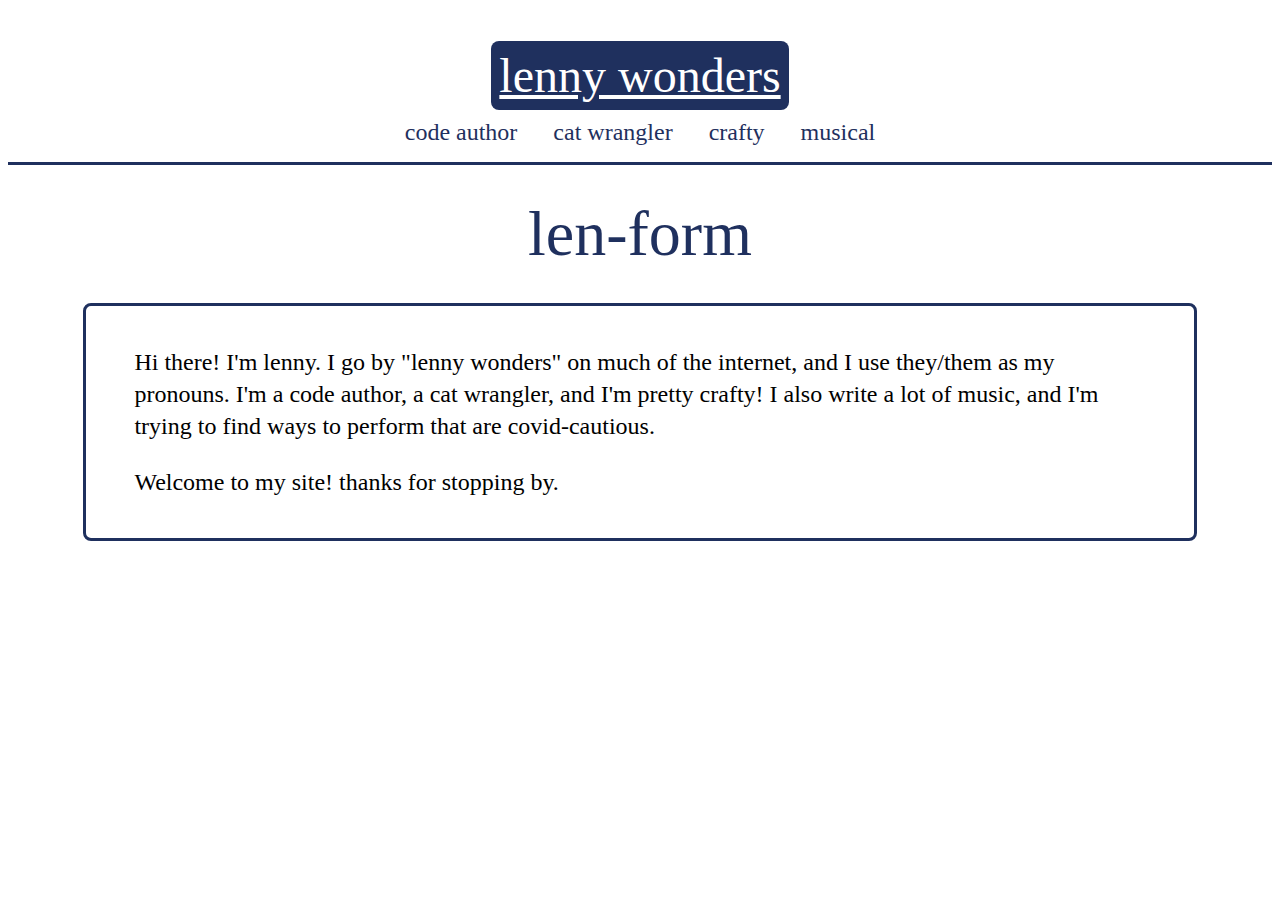
<file: index.html>
<!DOCTYPE html>
<html lang="en">
    <head>
        <title>Lenny Wondra</title>
        <link rel="stylesheet" href="./index.css">
    </head>
    <body>
        <ul class="navbar">
            <li><a href="./index.html" class="active">lenny wonders</a></li>
            <li><a href="./code.html">code author</a></li>
            <li><a href="./cats.html">cat wrangler</a></li>
            <li><a href="./crafty.html">crafty</a></li>
            <li><a href="./music.html">musical</a></li>
        </ul>
        <h1>len-form</h1>
        <div class="content">
            <p>Hi there! I'm lenny. I go by "lenny wonders" on much of the internet, and I use they/them as my pronouns. I'm a code author, a cat wrangler, and I'm pretty crafty! I also write a lot of music, and I'm trying to find ways to perform that are covid-cautious.</p>
            <p>Welcome to my site! thanks for stopping by.</p>
        </div>
    </body>
</html>
</file>
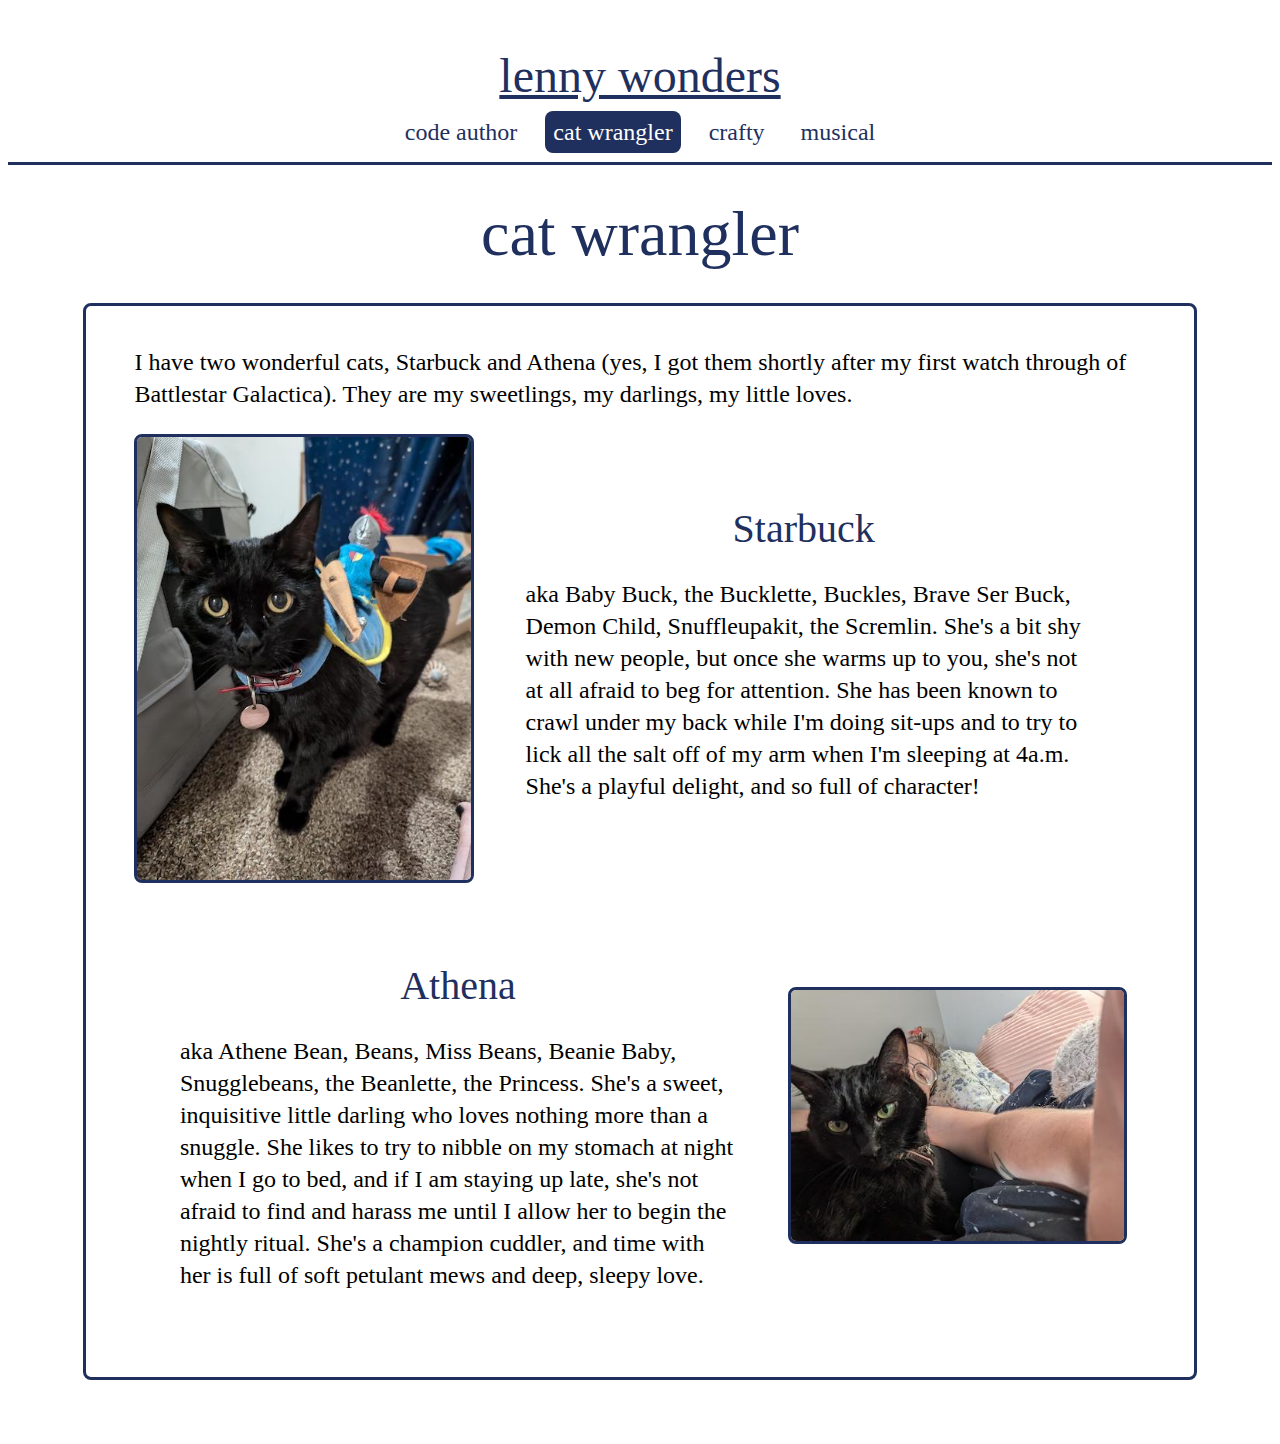
<file: cats.html>
<!DOCTYPE html>
<html lang="en">
    <head>
        <title>cat wrangler Lenny Wondra</title>
        <link rel="stylesheet" href="./index.css">
    </head>
    <body>
        <ul class="navbar">
            <li><a href="./index.html">lenny wonders</a></li>
            <li><a href="./code.html">code author</a></li>
            <li><a href="./cats.html" class="active">cat wrangler</a></li>
            <li><a href="./crafty.html">crafty</a></li>
            <li><a href="./music.html">musical</a></li>
        </ul>
        <h1>cat wrangler</h1>
        <div class="content">
            <p>I have two wonderful cats, Starbuck and Athena (yes, I got them shortly after my first watch through of Battlestar Galactica). They are my sweetlings, my darlings, my little loves.</p>
            <div class="cat-wrapper">
                <img id="starbuck-pic" alt="A black cat looks at the camera. There is a tiny jouster stairs to a blue saddle on her back. The saddle is trimmed with yellow. The jouster has a red feather in their helmet. There is a dark blue curtain patterned with stars behind them." src="./public/images/brave_ser_buck.jpg">
                <div class="cat-text-wrapper">
                    <h2>Starbuck</h2>
                    <p>aka Baby Buck, the Bucklette, Buckles, Brave Ser Buck, Demon Child, Snuffleupakit, the Scremlin. She's a bit shy with new people, but once she warms up to you, she's not at all afraid to beg for attention. She has been known to crawl under my back while I'm doing sit-ups and to try to lick all the salt off of my arm when I'm sleeping at 4a.m. She's a playful delight, and so full of character!</p>
                </div>
            </div>
            <div class="cat-wrapper">
                <div class="cat-text-wrapper">
                    <h2>Athena</h2>
                    <p>aka Athene Bean, Beans, Miss Beans, Beanie Baby, Snugglebeans, the Beanlette, the Princess. She's a sweet, inquisitive little darling who loves nothing more than a snuggle. She likes to try to nibble on my stomach at night when I go to bed, and if I am staying up late, she's not afraid to find and harass me until I allow her to begin the nightly ritual. She's a champion cuddler, and time with her is full of soft petulant mews and deep, sleepy love.</p>
                </div>
                <img id="athena-pic" alt="Sleepy bleary-eyed white person takes a selfie but most of them is obscured by the black cat lounging on their chest. The cat stares cozily at the camera, totally at peace spread out in her human. There are blankets, pillows, the butt of a stuffed animal around them." src="./public/images/snugglebeans.jpg">
            </div>
        </div>
    </body>
</html>
</file>
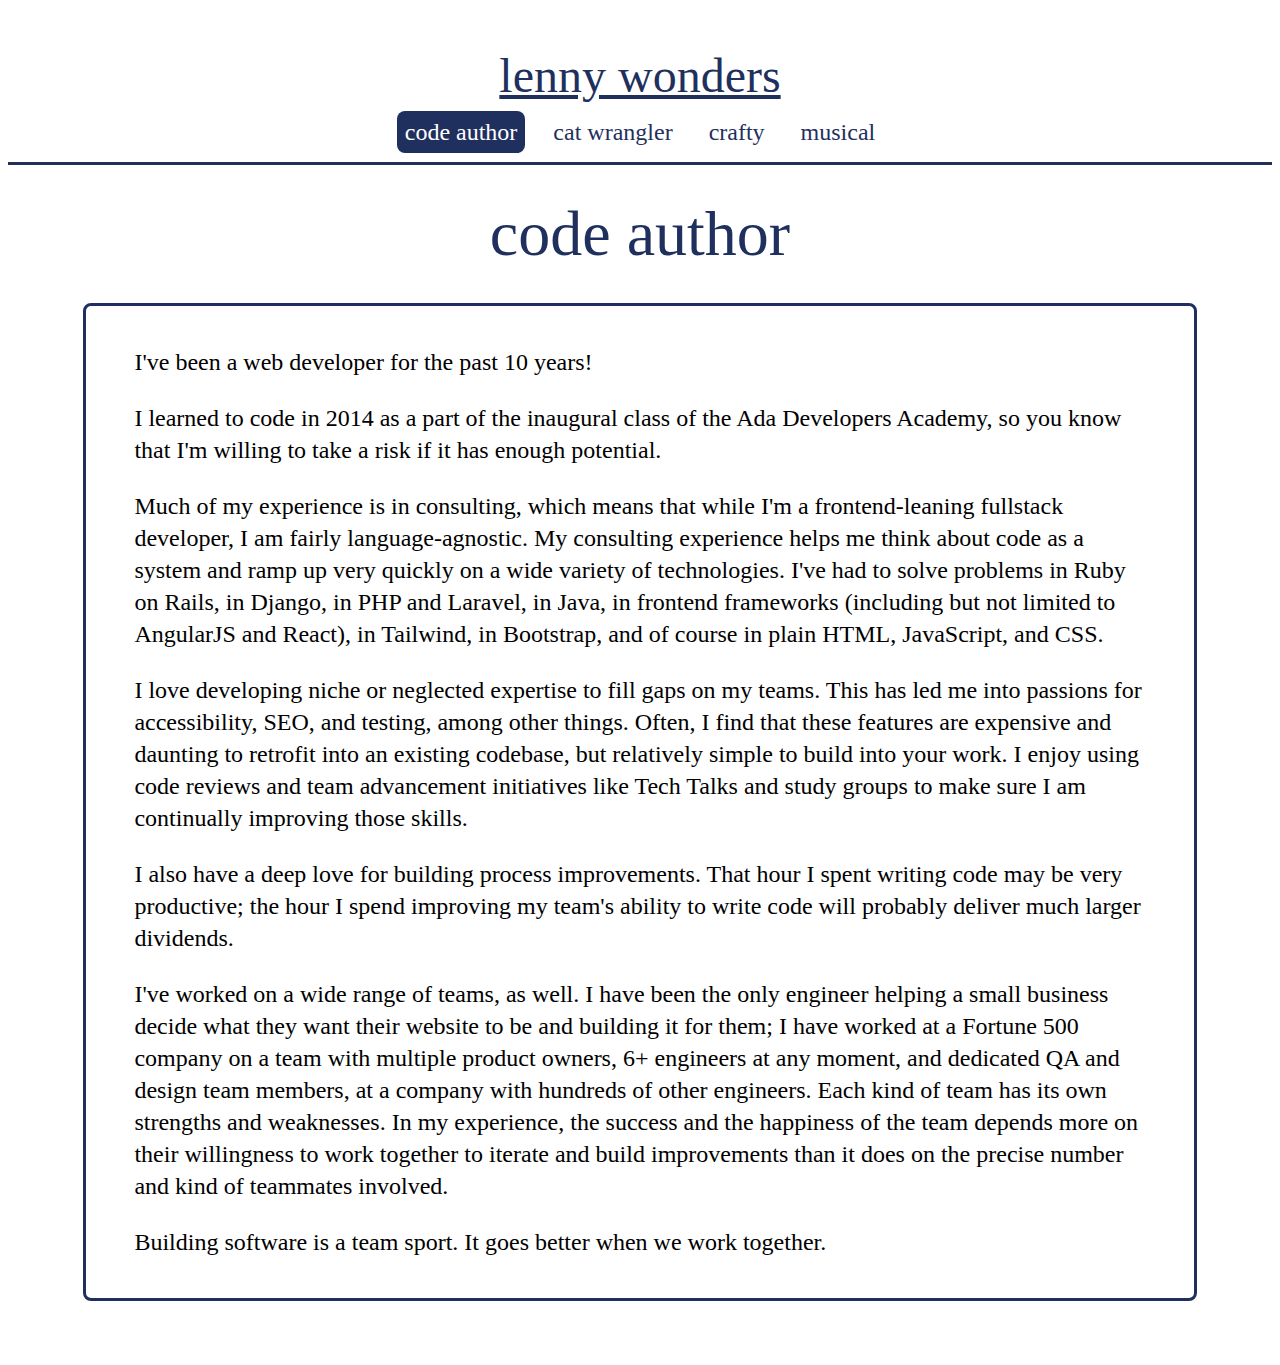
<file: code.html>
<!DOCTYPE html>
<html lang="en">
    <head>
        <title>code author Lenny Wondra</title>
        <link rel="stylesheet" href="./index.css">
    </head>
    <body>
        <ul class="navbar">
            <li><a href="./index.html">lenny wonders</a></li>
            <li><a href="./code.html" class="active">code author</a></li>
            <li><a href="./cats.html">cat wrangler</a></li>
            <li><a href="./crafty.html">crafty</a></li>
            <li><a href="./music.html">musical</a></li>
        </ul>
        <h1>code author</h1>
        <div class="content">
            <p>I've been a web developer for the past 10 years!</p>
            <p>I learned to code in 2014 as a part of the inaugural class of the Ada Developers Academy, so you know that I'm willing to take a risk if it has enough potential.</p>
            <p>Much of my experience is in consulting, which means that while I'm a frontend-leaning fullstack developer, I am fairly language-agnostic. My consulting experience helps me think about code as a system and ramp up very quickly on a wide variety of technologies. I've had to solve problems in Ruby on Rails, in Django, in PHP and Laravel, in Java, in frontend frameworks (including but not limited to AngularJS and React), in Tailwind, in Bootstrap, and of course in plain HTML, JavaScript, and CSS.</p>
            <p>I love developing niche or neglected expertise to fill gaps on my teams. This has led me into passions for accessibility, SEO, and testing, among other things. Often, I find that these features are expensive and daunting to retrofit into an existing codebase, but relatively simple to build into your work. I enjoy using code reviews and team advancement initiatives like Tech Talks and study groups to make sure I am continually improving those skills.</p>
            <p>I also have a deep love for building process improvements. That hour I spent writing code may be very productive; the hour I spend improving my team's ability to write code will probably deliver much larger dividends.</p>
            <p>I've worked on a wide range of teams, as well. I have been the only engineer helping a small business decide what they want their website to be and building it for them; I have worked at a Fortune 500 company on a team with multiple product owners, 6+ engineers at any moment, and dedicated QA and design team members, at a company with hundreds of other engineers. Each kind of team has its own strengths and weaknesses. In my experience, the success and the happiness of the team depends more on their willingness to work together to iterate and build improvements than it does on the precise number and kind of teammates involved.</p>
            <p>Building software is a team sport. It goes better when we work together.</p>
        </div>
    </body>
</html>
</file>
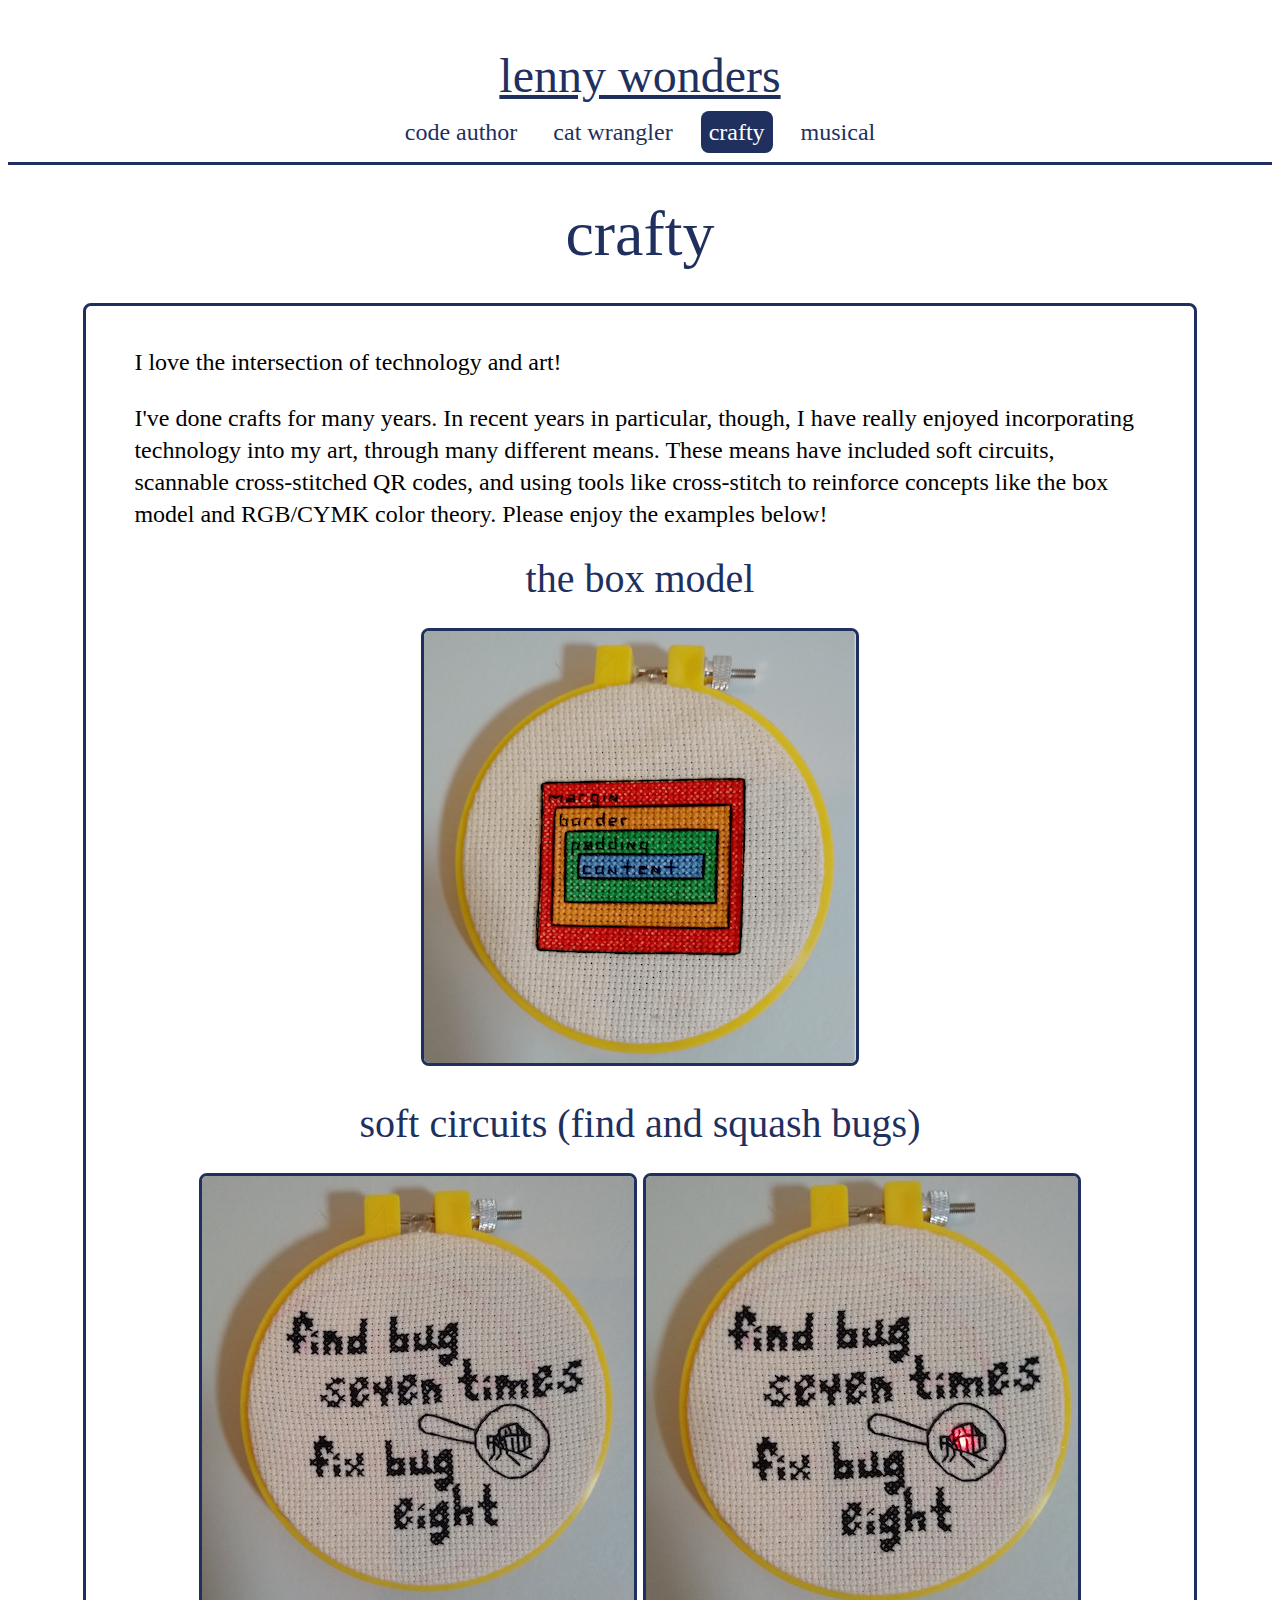
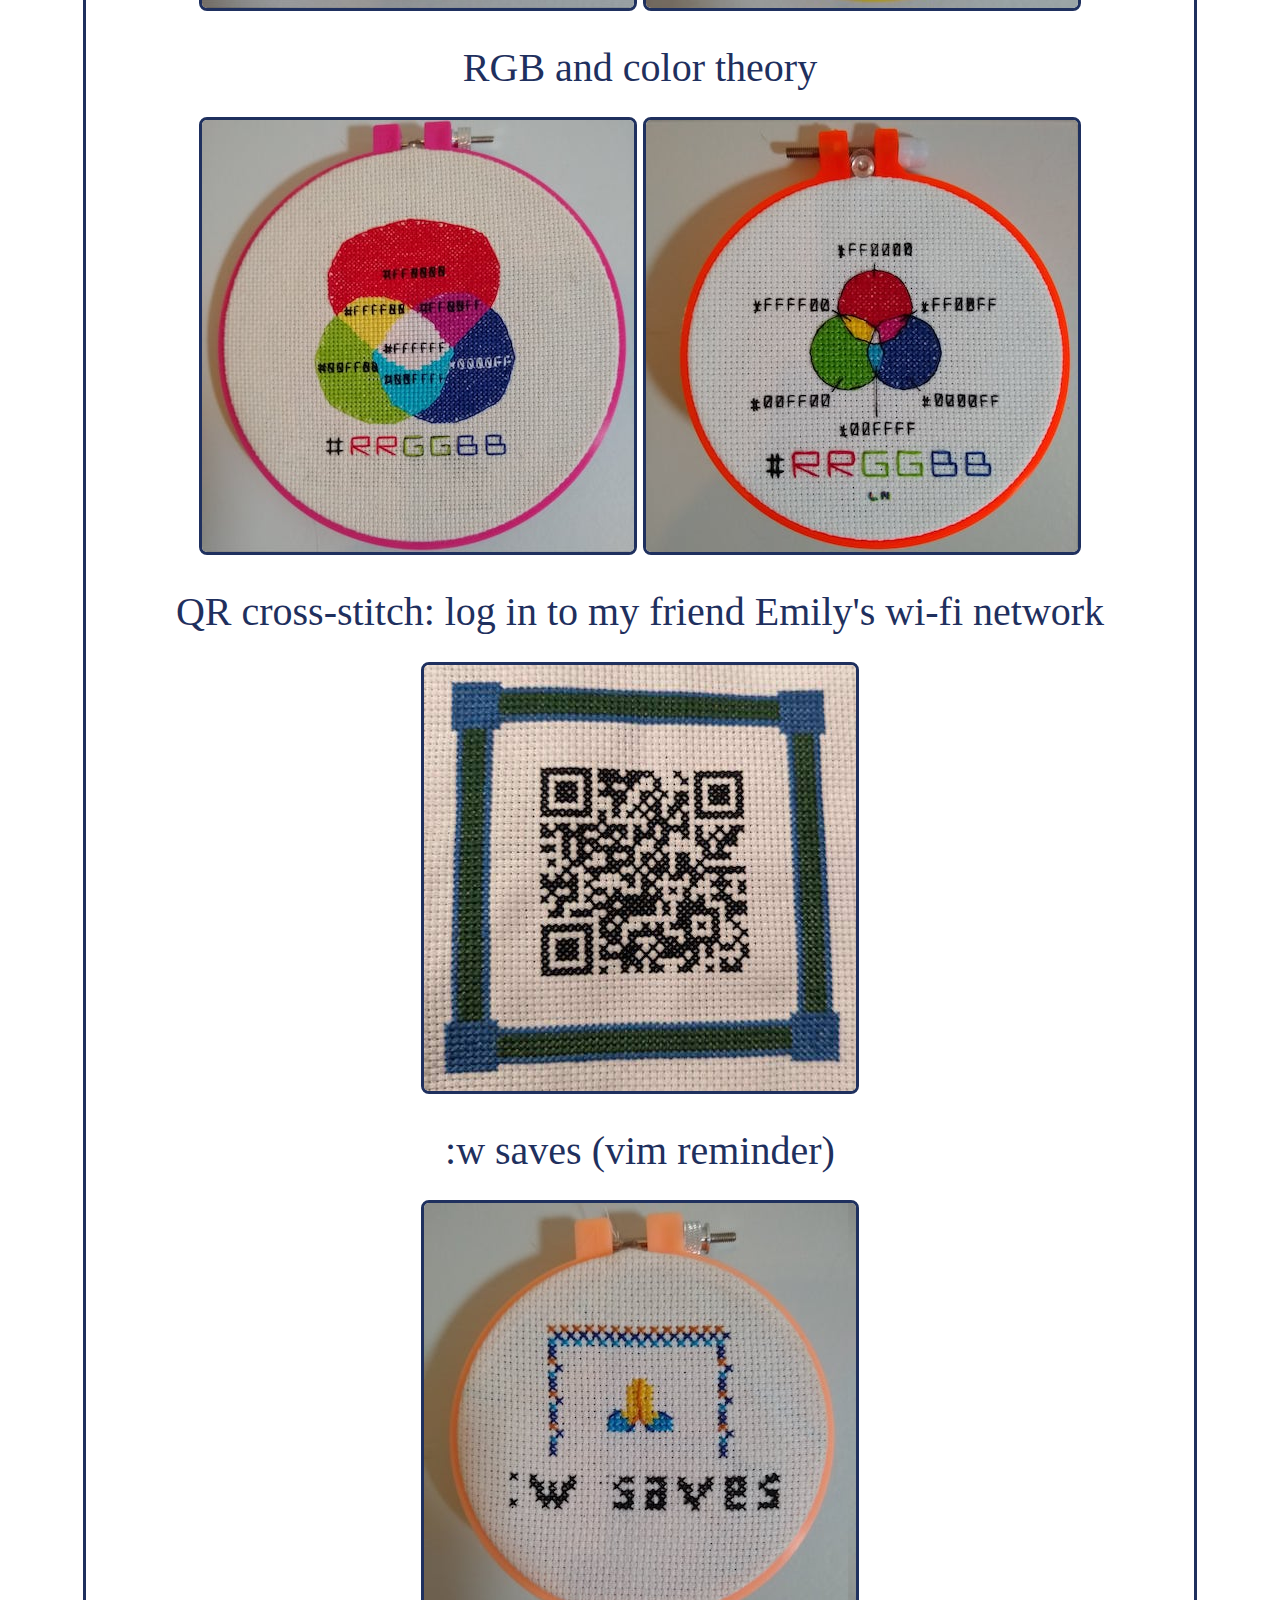
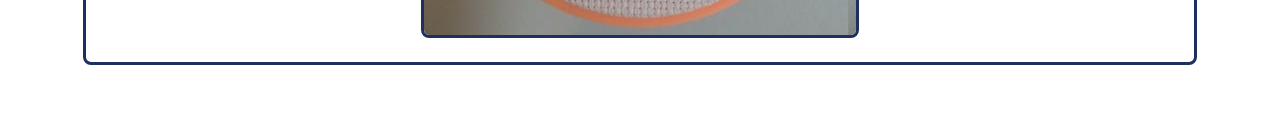
<file: crafty.html>
<!DOCTYPE html>
<html lang="en">
    <head>
        <title>crafty Lenny Wondra</title>
        <link rel="stylesheet" href="./index.css">
    </head>
    <body>
        <ul class="navbar">
            <li><a href="./index.html">lenny wonders</a></li>
            <li><a href="./code.html">code author</a></li>
            <li><a href="./cats.html">cat wrangler</a></li>
            <li><a href="./crafty.html" class="active">crafty</a></li>
            <li><a href="./music.html">musical</a></li>
        </ul>
        <h1>crafty</h1>
        <div class="content">
            <p>
                I love the intersection of technology and art!
            </p>
            <p>
                I've done crafts for many years. In recent years in particular, though, I have really enjoyed incorporating technology into my art, through many different means. These means have included soft circuits, scannable cross-stitched QR codes, and using tools like cross-stitch to reinforce concepts like the box model and RGB/CYMK color theory. Please enjoy the examples below!
            </p>
            <h2>the box model</h2>
            <div class="img-wrapper">
                <img src="./public/images/box_model_stitch.png" alt="a cross-stitched box model, showing the layers of this CSS concept. This is shown through an innermost blue layer, 'content', surrounded by a green layer, 'padding,' which is surrounded by a yellow layer, 'margin,' and finally a red layer, 'border.'">
            </div>
            <h2>soft circuits (find and squash bugs)</h2>
            <div class="img-wrapper">
                <img src="./public/images/dead_bug_stitch.jpg" alt="a cross-stitch of the phrase 'find bug seven times, fix bug eight' with a stitched flea inside of a stitched magnifying glass.">
                <img src="./public/images/lit_bug_stitch.jpg" alt="the same cross-stitch of the phrase 'find bug seven times, fix bug eight' with a stitched flea inside of a stitched magnifying glass, but the flea is lit up and glowing red">
            </div>
            <h2>RGB and color theory</h2>
            <div class="img-wrapper">
                <img src="./public/images/first_led_stitch.jpg" alt="a cross-stitched representation of the RGB/CYMK color model. there are overlapping sections of color, like a venn diagram. Red, blue, and green create yellow, magenta, cyan, and white where they overlap. The diagram is labeled with #RRGGBB and each section is labeled with its hex code (#FF0000 for red, #00FF00 for green, and so forth). These labels are a bit hard to read as they are placed on top of the colors.">
                <img src="./public/images/second_led_stitch.jpg" alt="a second cross-stitched representation of the RGB/CYMK color model. This one is a bit smaller, so the diagram itself looks cleaner, and the sections are labeled on the white background rather than on top of the sections of color. It is labeled with #RRGGBB and a maker's mark of 'ln'. It's easier to read, but less artistic than, its predecessor.">
            </div>
            <h2>QR cross-stitch: log in to my friend Emily's wi-fi network</h2>
            <div class="img-wrapper">
                <img src="./public/images/qr-emily-final.jpg" alt="A cross-stitched QR code. There is a border of blue and green around the code.">
            </div>
            <h2>:w saves (vim reminder)</h2>
            <div class="img-wrapper">
                <img src="./public/images/w_saves_stitch.jpg" alt="A cross-stitch of the praying hands emoji labeled ':w saves'. There is a blocky border decoration around the sides and top of the stitched emoji in the very old vim logo colors of orange, light blue, and navy blue">
            </div>
        </div>
    </body>
</html>
</file>
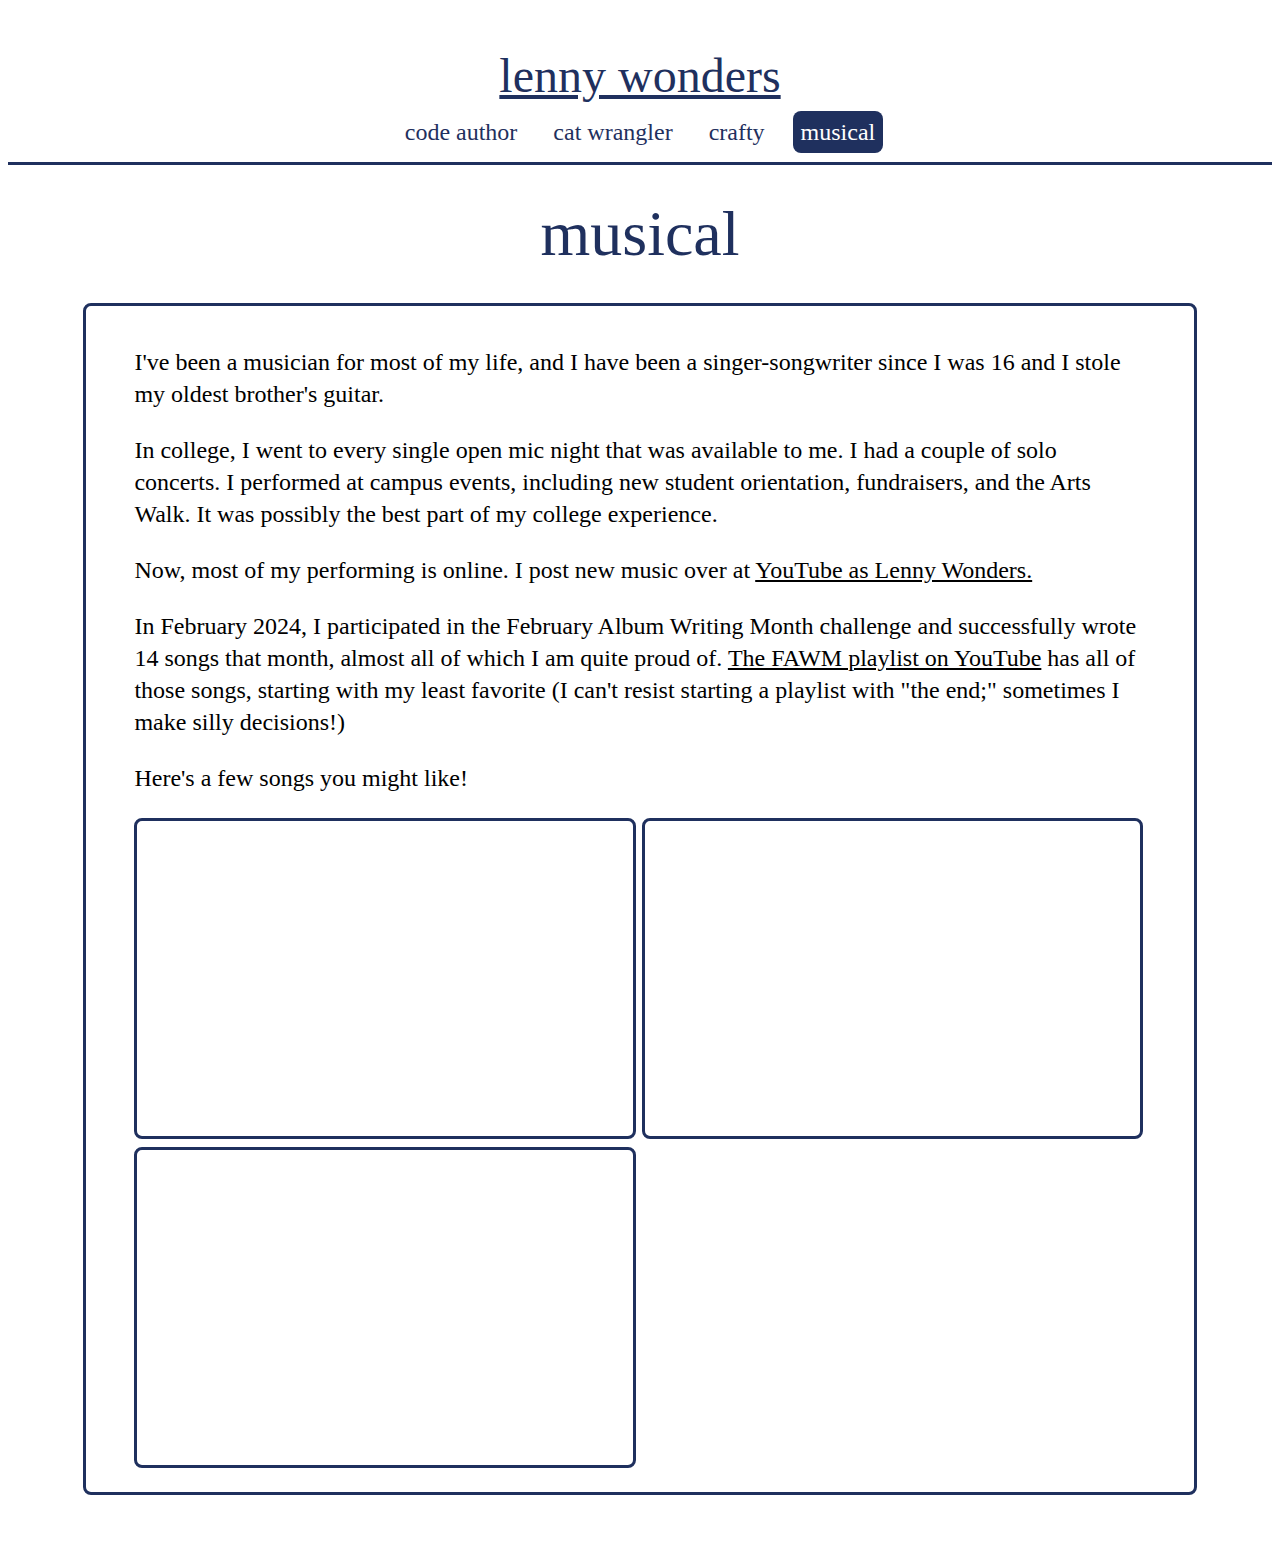
<file: music.html>
<!DOCTYPE html>
<html lang="en">
    <head>
        <title>musical Lenny Wondra</title>
        <link rel="stylesheet" href="./index.css">
    </head>
    <body>
        <ul class="navbar">
            <li><a href="./index.html">lenny wonders</a></li>
            <li><a href="./code.html">code author</a></li>
            <li><a href="./cats.html">cat wrangler</a></li>
            <li><a href="./crafty.html">crafty</a></li>
            <li><a href="./music.html" class="active">musical</a></li>
        </ul>
        <h1>musical</h1>
        <div class="content">
            <p>I've been a musician for most of my life, and I have been a singer-songwriter since I was 16 and I stole my oldest brother's guitar.</p>
            <p>In college, I went to every single open mic night that was available to me. I had a couple of solo concerts. I performed at campus events, including new student orientation, fundraisers, and the Arts Walk. It was possibly the best part of my college experience.</p>
            <p>Now, most of my performing is online. I post new music over at <a href="https://www.youtube.com/@lenny_wonders">YouTube as Lenny Wonders.</a></p>
            <p>In February 2024, I participated in the February Album Writing Month challenge and successfully wrote 14 songs that month, almost all of which I am quite proud of. <a href="https://www.youtube.com/playlist?list=PLxGB81R3Esqoqr3knbcmsIMDzYNcvkWSW">The FAWM playlist on YouTube</a> has all of those songs, starting with my least favorite (I can't resist starting a playlist with "the end;" sometimes I make silly decisions!)</p>
            <p>Here's a few songs you might like!</p>
            <embed width="560px" height="315px" src="https://www.youtube.com/embed/yNQVb70EHtg?si=Kt3jqEXq5_TvgcIo" title="YouTube video player of the song 'Dirty Bodies in a Clean Room'" frameborder="0" allow="accelerometer; autoplay; clipboard-write; encrypted-media; gyroscope; picture-in-picture; web-share" referrerpolicy="strict-origin-when-cross-origin" allowfullscreen>
            <embed width="560px" height="315px" src="https://www.youtube.com/embed/x9i-CKKcsIo" title="YouTube video player of the song 'Compass Rose'" frameborder="0" allow="accelerometer; autoplay; clipboard-write; encrypted-media; gyroscope; picture-in-picture; web-share" referrerpolicy="strict-origin-when-cross-origin" allowfullscreen>
            <embed width="560px" height="315px" src="https://www.youtube.com/embed/FXQDLFd5RCI?si=mR3Ba3uIDsz5gh1R" title="YouTube video player of the song 'HOT TO GO to the YMCA', a mashup of Chappel Roan and The Police" frameborder="0" allow="accelerometer; autoplay; clipboard-write; encrypted-media; gyroscope; picture-in-picture; web-share" referrerpolicy="strict-origin-when-cross-origin" allowfullscreen>
        </div>
    </body>
</html>
</file>
<file: index.css>
:root {
    --text-color: #1F305E;
    --background-color: white;
    --border-radius: 0.5rem;
    --border-width: 3px;
    --secondary-text-color: black;
}

:root .darkmode {
    --text-color: white;
    --background-color: #1F305E;
    --secondary-text-color: #d3d3d3;
}

@media (prefers-color-scheme: dark) {
    :root {
        --text-color: white;
        --background-color: #1F305E;
        --secondary-text-color: #d3d3d3;
    }
}

body {
    background-color: var(--background-color);
}

h1, h2 {
    color: var(--text-color);
}

h3, p, a {
    color: var(--secondary-text-color);
}

.navbar {
    width: 100%;
    margin: auto;
    text-align: center;
    margin-top: 3rem;
    padding: 0px;
    position: sticky;
    top: 0;
    background-color: var(--background-color);
    border-bottom: var(--border-width) solid var(--text-color);
    padding-bottom: .5rem;
}

.navbar li {
    text-decoration: none;
    display: inline-block;
    margin: .5rem;
}

.navbar li a {
    color: var(--text-color);
    text-decoration: none;
    font-size: 1.5rem;
    padding: .5rem;
}

.navbar li:first-child {
    display: block;
}

.navbar li:first-child a {
    text-decoration: underline;
    font-size: 3rem;
}

.navbar li a:visited {
    color: var(--text-color);
}

.navbar li a:hover {
    text-decoration: underline;
}

.navbar li a.active {
    color: var(--background-color);
    background-color: var(--text-color);
    border-radius: var(--border-radius);
}

h1 {
    text-align: center;
    font-weight: normal;
    font-size: 4rem;
    margin: 2rem;
}

h2 {
    text-align: center;
    font-size: 2.5rem;
    font-weight: normal;
}

.content {
    width: 80%;
    margin: auto;
    font-size: 1.5rem;
    line-height: 2rem;
    border: var(--border-width) solid var(--text-color);
    border-radius: var(--border-radius);
    padding: 1rem 3rem;
    margin-bottom: 4rem;
}

.cat-wrapper img, .cat-text-wrapper {
    display: inline-block;
}

.cat-text-wrapper {
    width: 55%;
    vertical-align: top;
    padding: 4.5%;
}

.cat-wrapper img {
    width: 33%;
}

#athena-pic {
    margin-top: 6rem;
}

embed {
    max-width: 49%;
    display: inline-block;
    border: var(--border-width) solid var(--text-color);
    border-radius: var(--border-radius);
}

.img-wrapper {
    text-align: center;
}

img {
    border: var(--border-width) solid var(--text-color);
    border-radius: var(--border-radius);
    max-width: 100%;
}

@media only screen and (max-width: 1024px) {
    embed {
        max-width: 100%;
    }
}

@media only screen and (max-width: 768px) {
    h1 {
        font-size: 2rem;
    }
    
    h2 {
        font-size: 1.5rem;
    }

    .navbar li a {
        font-size: 1.25rem;
    }

    .navbar li:first-child a {
        font-size: 2rem;
    }

    .content {
        padding: 0.5rem 1.5rem;
    }

    .cat-text-wrapper {
        width: 91%;
    }

    .cat-wrapper img {
        width: 100%;
    }
}
</file>
